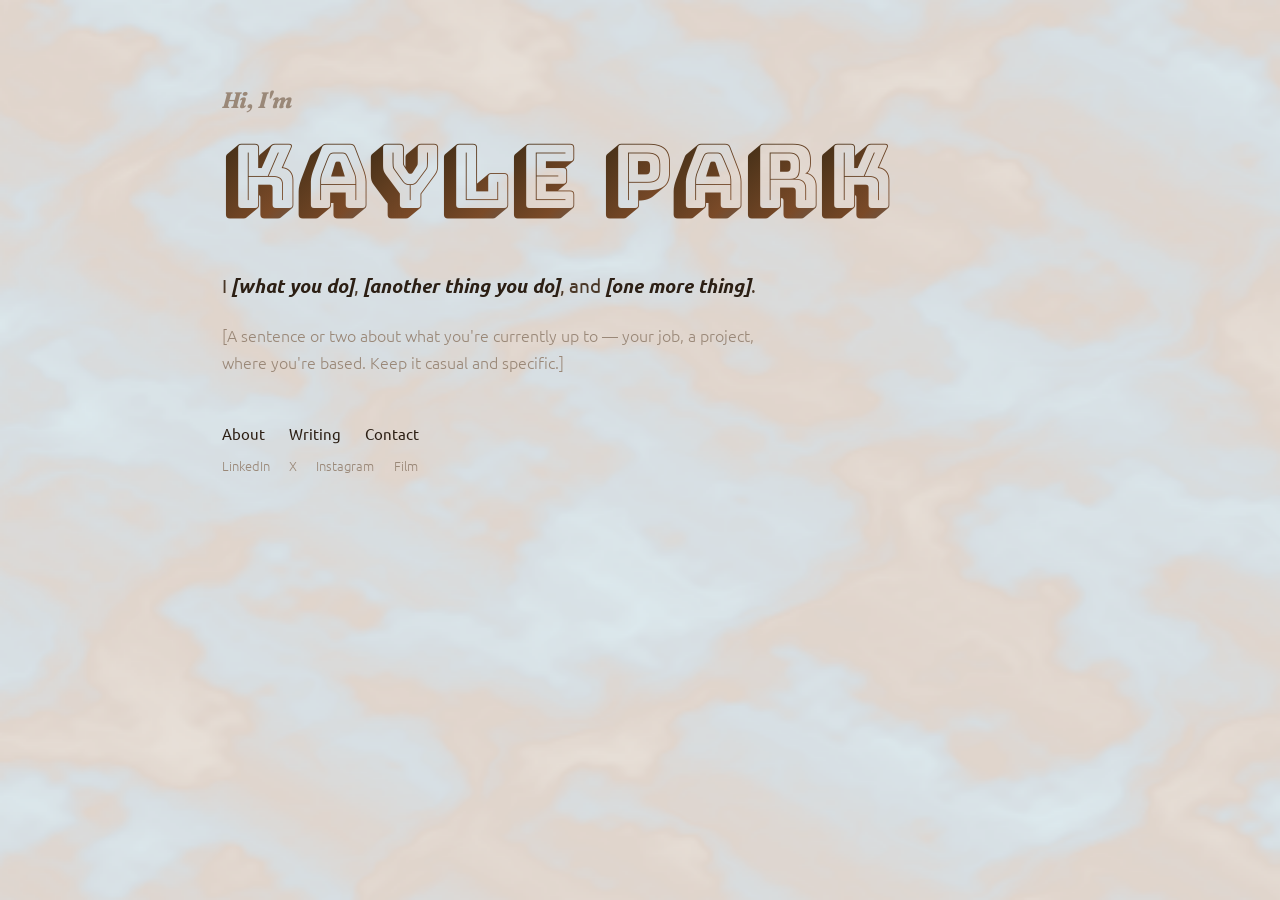
<file: index.html>
<!DOCTYPE html>
<html lang="en">
<head>
  <meta charset="UTF-8" />
  <meta name="viewport" content="width=device-width, initial-scale=1.0" />
  <title>Kayle Park</title>
  <link rel="stylesheet" href="style.css" />
  <link rel="stylesheet" href="https://fonts.googleapis.com/css2?family=Bungee+Shade&family=Fraunces:ital,wght@0,700;0,900;1,700;1,900&display=swap" />
  <style>
    .landing-hero {
      padding: 5rem 2rem 3rem;
      max-width: 900px;
      margin: 0 auto;
      overflow: visible;
    }

    .landing-hero .hi {
      font-family: 'Fraunces', serif;
      font-style: italic;
      font-weight: 700;
      font-size: 1.4rem;
      color: var(--muted);
      margin-bottom: 0.2rem;
    }

    .landing-hero h1 {
      font-family: 'Bungee Shade', sans-serif;
      font-weight: 400;
      font-size: clamp(2.5rem, 7.5vw, 5.5rem);
      line-height: 1.2;
      overflow: visible;
      margin-bottom: 2.5rem;
    }

    .landing-hero h1 span {
      display: inline-block;
      background: linear-gradient(135deg, #3a2a14 0%, #7a4a28 25%, #4a7a9b 50%, #6ab8d8 75%, #7a4a28 100%);
      background-size: 300% 300%;
      -webkit-background-clip: text;
      -webkit-text-fill-color: transparent;
      background-clip: text;
      animation: gradientShift 6s ease-in-out infinite;
    }

    .landing-hero h1 .space {
      width: 0.3em;
    }

    @keyframes gradientShift {
      0% { background-position: 0% 50%; }
      50% { background-position: 100% 50%; }
      100% { background-position: 0% 50%; }
    }

    .landing-hero .intro {
      font-size: 1.2rem;
      line-height: 1.7;
      color: #4a3828;
      max-width: 620px;
      margin-bottom: 1.2rem;
      font-weight: 400;
    }

    .landing-hero .intro em {
      font-style: italic;
      font-weight: 700;
      color: var(--text);
    }

    .landing-hero .current {
      font-size: 1rem;
      line-height: 1.7;
      color: var(--muted);
      max-width: 580px;
      margin-bottom: 0;
      font-weight: 300;
    }

  </style>
</head>
<body>

  <div class="landing-hero">
    <p class="hi">Hi, I'm</p>
    <h1><span style="animation-delay:0s">K</span><span style="animation-delay:0.15s">a</span><span style="animation-delay:0.3s">y</span><span style="animation-delay:0.45s">l</span><span style="animation-delay:0.6s">e</span><span class="space"> </span><span style="animation-delay:0.9s">P</span><span style="animation-delay:1.05s">a</span><span style="animation-delay:1.2s">r</span><span style="animation-delay:1.35s">k</span></h1>

    <p class="intro">
      I <em>[what you do]</em>, <em>[another thing you do]</em>,
      and <em>[one more thing]</em>.
    </p>

    <p class="current">
      [A sentence or two about what you're currently up to — your job, a project,
      where you're based. Keep it casual and specific.]
    </p>
  </div>

  <footer>
    <div class="footer-nav">
      <a href="index.html">About</a>
      <a href="writing.html">Writing</a>
      <a href="contact.html">Contact</a>
    </div>
    <div class="footer-social">
      <a href="https://www.linkedin.com/in/kayle-park-83a236203/" target="_blank">LinkedIn</a>
      <a href="https://x.com/kaylepark31" target="_blank">X</a>
      <a href="https://www.instagram.com/kayle_park" target="_blank">Instagram</a>
      <a href="https://www.instagram.com/kaylesfilm" target="_blank">Film</a>
    </div>
  </footer>

  <canvas id="sand"></canvas>
  <script>
    (function() {
      const canvas = document.getElementById('sand');
      const ctx = canvas.getContext('2d');
      let w, h, time = 0;

      // Simplex-inspired noise
      function noise(x, y, z) {
        const X = Math.floor(x) & 255, Y = Math.floor(y) & 255, Z = Math.floor(z) & 255;
        x -= Math.floor(x); y -= Math.floor(y); z -= Math.floor(z);
        const u = fade(x), v = fade(y), w2 = fade(z);
        const A = (X * 131 + Y * 17 + Z * 7) & 255;
        const B = ((X+1) * 131 + Y * 17 + Z * 7) & 255;
        const C = (X * 131 + (Y+1) * 17 + Z * 7) & 255;
        const D = ((X+1) * 131 + (Y+1) * 17 + Z * 7) & 255;
        const E = (X * 131 + Y * 17 + (Z+1) * 7) & 255;
        const F = ((X+1) * 131 + Y * 17 + (Z+1) * 7) & 255;
        const G = (X * 131 + (Y+1) * 17 + (Z+1) * 7) & 255;
        const H = ((X+1) * 131 + (Y+1) * 17 + (Z+1) * 7) & 255;
        return lerp(w2,
          lerp(v, lerp(u, grad(A,x,y,z), grad(B,x-1,y,z)),
                  lerp(u, grad(C,x,y-1,z), grad(D,x-1,y-1,z))),
          lerp(v, lerp(u, grad(E,x,y,z-1), grad(F,x-1,y,z-1)),
                  lerp(u, grad(G,x,y-1,z-1), grad(H,x-1,y-1,z-1)))
        );
      }
      function fade(t) { return t*t*t*(t*(t*6-15)+10); }
      function lerp(t,a,b) { return a + t*(b-a); }
      function grad(hash,x,y,z) {
        const h = hash & 15;
        const u = h < 8 ? x : y;
        const v = h < 4 ? y : (h===12||h===14 ? x : z);
        return ((h&1)===0 ? u : -u) + ((h&2)===0 ? v : -v);
      }

      function fbm(x, y, z) {
        let val = 0, amp = 0.5;
        for (let i = 0; i < 5; i++) {
          val += amp * noise(x, y, z);
          x *= 2.0; y *= 2.0; z *= 2.0;
          amp *= 0.5;
        }
        return val;
      }

      // Color palette: warm browns to cool blues
      function getColor(n) {
        n = n * 0.5 + 0.5; // normalize to 0-1
        const colors = [
          [235,228,218], // light cream
          [210,190,165], // warm sand
          [160,130,100], // brown
          [122,74,40],   // deep brown
          [74,122,155],  // slate blue
          [106,184,216], // light blue
          [180,212,232], // pale blue
          [235,228,218]  // back to cream
        ];
        const t = n * (colors.length - 1);
        const i = Math.min(Math.floor(t), colors.length - 2);
        const f = t - i;
        return [
          colors[i][0] + f * (colors[i+1][0] - colors[i][0]),
          colors[i][1] + f * (colors[i+1][1] - colors[i][1]),
          colors[i][2] + f * (colors[i+1][2] - colors[i][2])
        ];
      }

      const scale = 3;
      let imgData;

      function resize() {
        w = canvas.width = Math.ceil(window.innerWidth / scale);
        h = canvas.height = Math.ceil(window.innerHeight / scale);
        canvas.style.width = window.innerWidth + 'px';
        canvas.style.height = window.innerHeight + 'px';
        imgData = ctx.createImageData(w, h);
      }

      function draw() {
        time += 0.003;
        const data = imgData.data;
        for (let y2 = 0; y2 < h; y2++) {
          for (let x2 = 0; x2 < w; x2++) {
            const nx = x2 / w * 4;
            const ny = y2 / h * 4;
            const warp = fbm(nx + 1.7, ny + 9.2, time) * 1.5;
            const n = fbm(nx + warp, ny + warp * 0.8, time * 0.7);
            const c = getColor(n);
            const idx = (y2 * w + x2) * 4;
            data[idx] = c[0];
            data[idx+1] = c[1];
            data[idx+2] = c[2];
            data[idx+3] = 50;
          }
        }
        ctx.putImageData(imgData, 0, 0);
        requestAnimationFrame(draw);
      }

      resize();
      draw();
      window.addEventListener('resize', resize);
    })();
  </script>

</body>
</html>
</file>
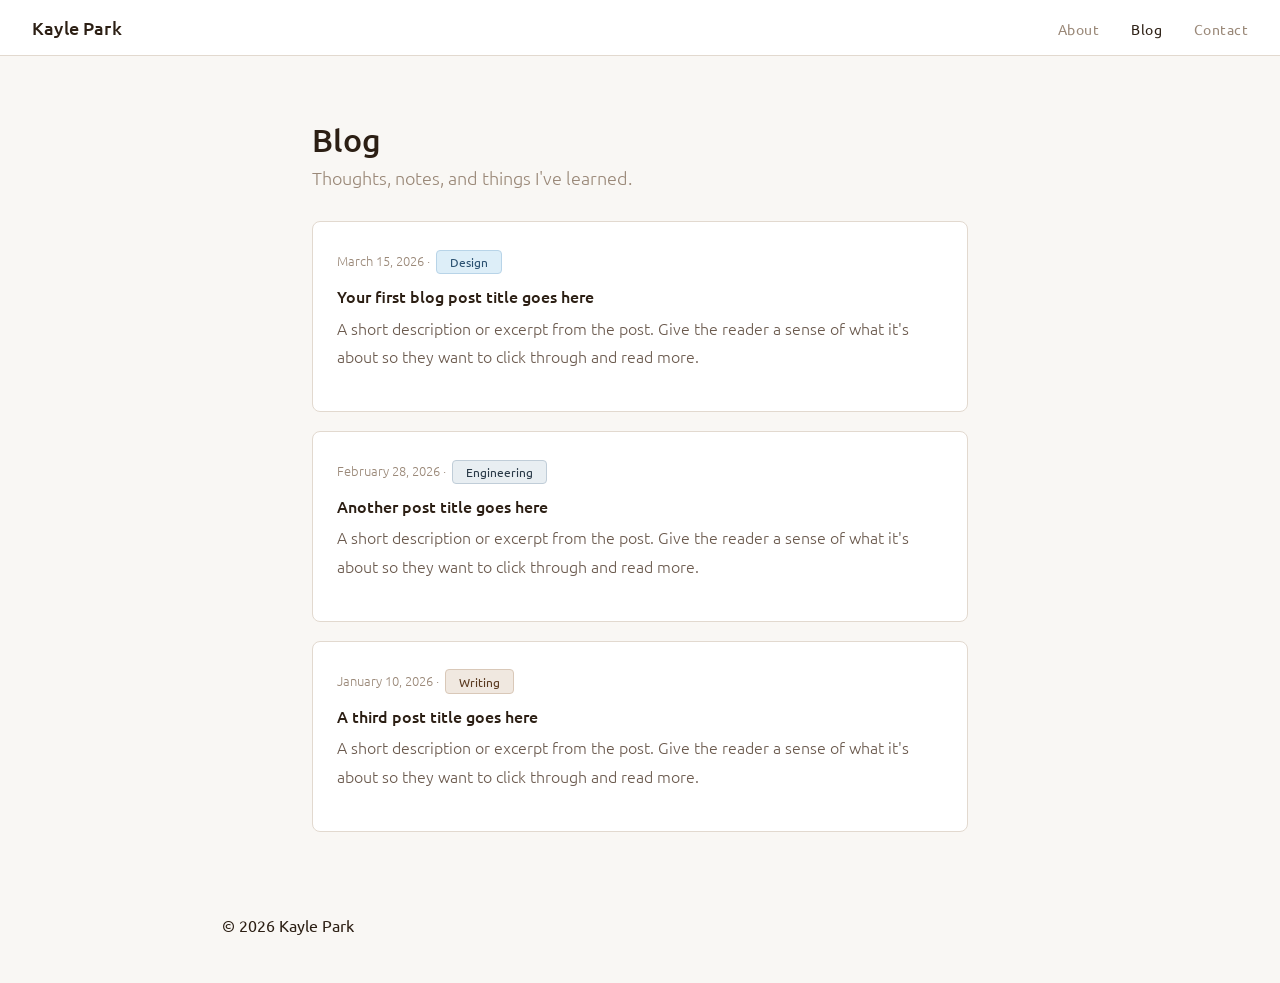
<file: blog.html>
<!DOCTYPE html>
<html lang="en">
<head>
  <meta charset="UTF-8" />
  <meta name="viewport" content="width=device-width, initial-scale=1.0" />
  <title>Blog &middot; Kayle Park</title>
  <link rel="stylesheet" href="style.css" />
</head>
<body>

  <nav>
    <a class="logo" href="index.html">Kayle Park</a>
    <ul>
      <li><a href="index.html">About</a></li>
      <li><a href="blog.html" class="active">Blog</a></li>
      <li><a href="contact.html">Contact</a></li>
    </ul>
  </nav>

  <main>
    <h1>Blog</h1>
    <h2>Thoughts, notes, and things I've learned.</h2>

    <div class="card">
      <div class="meta">March 15, 2026 &middot; <span class="chip chip-blue">Design</span></div>
      <a href="post.html">
        <h3>Your first blog post title goes here</h3>
      </a>
      <p>A short description or excerpt from the post. Give the reader a sense of what it's about so they want to click through and read more.</p>
    </div>

    <div class="card">
      <div class="meta">February 28, 2026 &middot; <span class="chip chip-slate">Engineering</span></div>
      <a href="post.html">
        <h3>Another post title goes here</h3>
      </a>
      <p>A short description or excerpt from the post. Give the reader a sense of what it's about so they want to click through and read more.</p>
    </div>

    <div class="card">
      <div class="meta">January 10, 2026 &middot; <span class="chip chip-brown">Writing</span></div>
      <a href="post.html">
        <h3>A third post title goes here</h3>
      </a>
      <p>A short description or excerpt from the post. Give the reader a sense of what it's about so they want to click through and read more.</p>
    </div>
  </main>

  <footer>&copy; 2026 Kayle Park</footer>

</body>
</html>
</file>
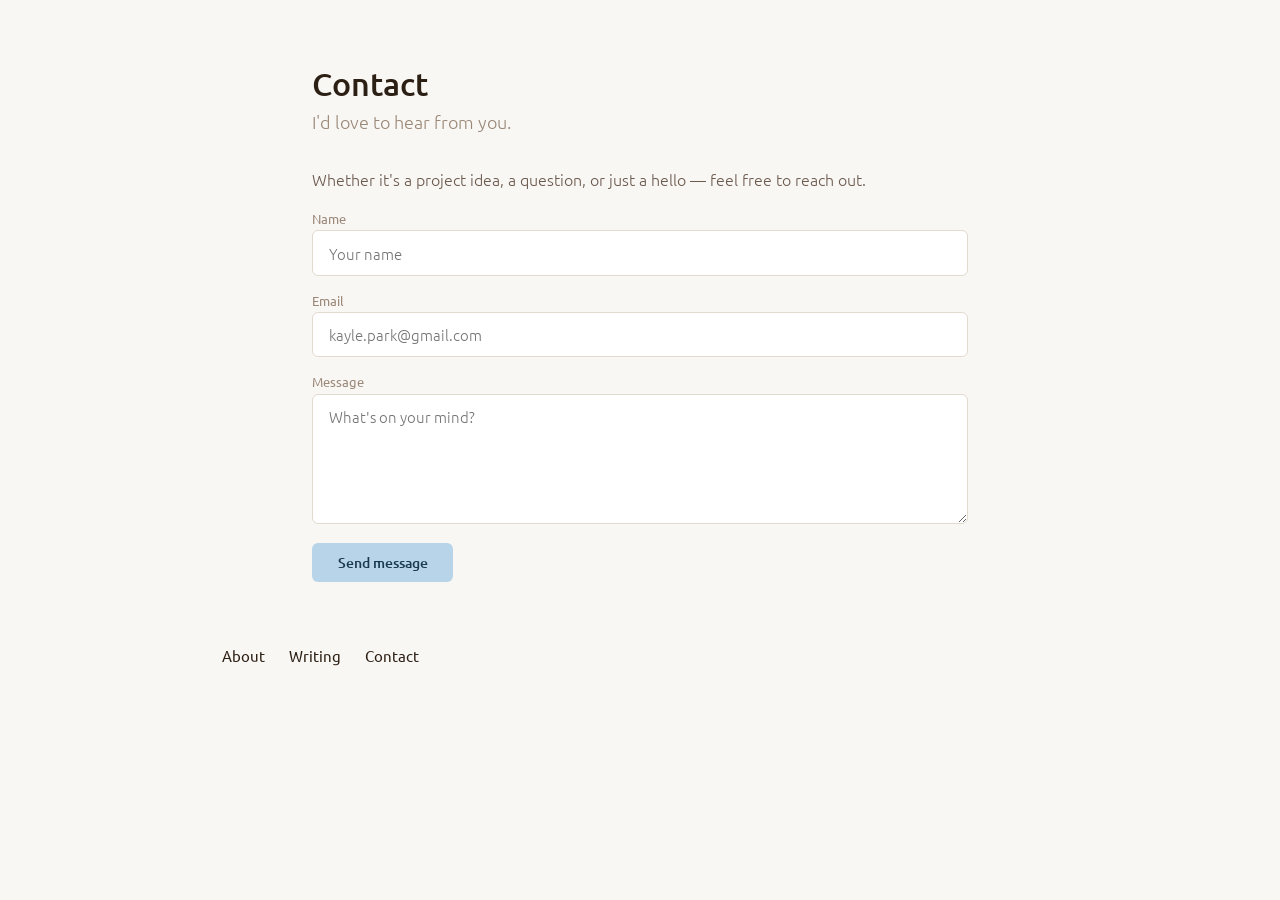
<file: contact.html>
<!DOCTYPE html>
<html lang="en">
<head>
  <meta charset="UTF-8" />
  <meta name="viewport" content="width=device-width, initial-scale=1.0" />
  <title>Contact &middot; Kayle Park</title>
  <link rel="stylesheet" href="style.css" />
</head>
<body>

  <main>
    <h1>Contact</h1>
    <h2>I'd love to hear from you.</h2>

    <p>Whether it's a project idea, a question, or just a hello — feel free to reach out.</p>

    <form action="https://formspree.io/f/your-form-id" method="POST">
      <!-- tip: replace the form action URL with your Formspree ID to activate -->
      <div>
        <label for="name">Name</label>
        <input type="text" id="name" name="name" placeholder="Your name" required />
      </div>
      <div>
        <label for="email">Email</label>
        <input type="email" id="email" name="email" placeholder="kayle.park@gmail.com" required />
      </div>
      <div>
        <label for="message">Message</label>
        <textarea id="message" name="message" placeholder="What's on your mind?" required></textarea>
      </div>
      <button type="submit">Send message</button>
    </form>

  </main>

  <footer>
    <div class="footer-nav">
      <a href="index.html">About</a>
      <a href="writing.html">Writing</a>
      <a href="contact.html">Contact</a>
    </div>
  </footer>

</body>
</html>
</file>
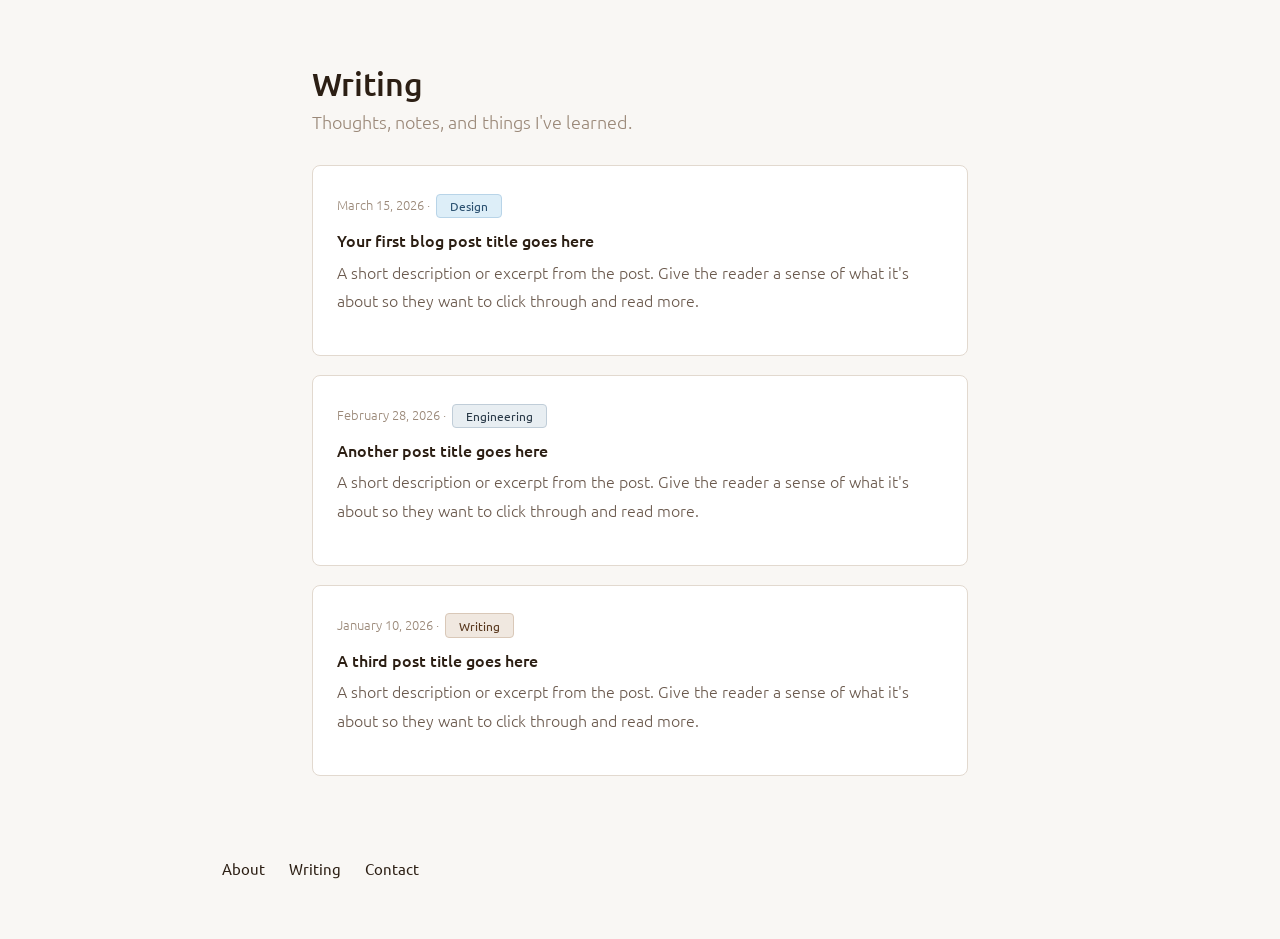
<file: writing.html>
<!DOCTYPE html>
<html lang="en">
<head>
  <meta charset="UTF-8" />
  <meta name="viewport" content="width=device-width, initial-scale=1.0" />
  <title>Writing &middot; Kayle Park</title>
  <link rel="stylesheet" href="style.css" />
</head>
<body>

  <main>
    <h1>Writing</h1>
    <h2>Thoughts, notes, and things I've learned.</h2>

    <div class="card">
      <div class="meta">March 15, 2026 &middot; <span class="chip chip-blue">Design</span></div>
      <a href="post.html">
        <h3>Your first blog post title goes here</h3>
      </a>
      <p>A short description or excerpt from the post. Give the reader a sense of what it's about so they want to click through and read more.</p>
    </div>

    <div class="card">
      <div class="meta">February 28, 2026 &middot; <span class="chip chip-slate">Engineering</span></div>
      <a href="post.html">
        <h3>Another post title goes here</h3>
      </a>
      <p>A short description or excerpt from the post. Give the reader a sense of what it's about so they want to click through and read more.</p>
    </div>

    <div class="card">
      <div class="meta">January 10, 2026 &middot; <span class="chip chip-brown">Writing</span></div>
      <a href="post.html">
        <h3>A third post title goes here</h3>
      </a>
      <p>A short description or excerpt from the post. Give the reader a sense of what it's about so they want to click through and read more.</p>
    </div>
  </main>

  <footer>
    <div class="footer-nav">
      <a href="index.html">About</a>
      <a href="writing.html">Writing</a>
      <a href="contact.html">Contact</a>
    </div>
  </footer>

</body>
</html>
</file>
<file: style.css>
@import url('https://fonts.googleapis.com/css2?family=Ubuntu:wght@300;400;500;700&display=swap');

* {
  margin: 0;
  padding: 0;
  box-sizing: border-box;
}

:root {
  --bg: #f9f7f4;
  --surface: #ffffff;
  --accent: #b8d4e8;
  --text: #2c1f14;
  --muted: #9a8878;
  --border: #e2d9cf;
  --nav-bg: #ffffff;
}

body {
  font-family: 'Ubuntu', sans-serif;
  background: var(--bg);
  color: var(--text);
  min-height: 100vh;
  position: relative;
}

#sand {
  position: fixed;
  top: 0;
  left: 0;
  width: 100%;
  height: 100%;
  pointer-events: none;
  z-index: 0;
}

nav, .landing-hero, .landing-divider, .landing-bottom, main, footer {
  position: relative;
  z-index: 1;
}

/* Nav */
nav {
  background: var(--nav-bg);
  border-bottom: 1px solid var(--border);
  padding: 1rem 2rem;
  display: flex;
  align-items: center;
  justify-content: space-between;
  position: sticky;
  top: 0;
  z-index: 10;
}

nav .logo {
  font-size: 1.1rem;
  font-weight: 500;
  color: var(--text);
  text-decoration: none;
  letter-spacing: 0.01em;
}

nav ul {
  list-style: none;
  display: flex;
  gap: 2rem;
}

nav ul a {
  text-decoration: none;
  color: var(--muted);
  font-size: 0.9rem;
  font-weight: 400;
  letter-spacing: 0.03em;
  transition: color 0.2s;
}

nav ul a:hover,
nav ul a.active {
  color: var(--text);
}

/* Main content */
main {
  max-width: 720px;
  margin: 0 auto;
  padding: 4rem 2rem;
}

h1 {
  font-size: 2rem;
  font-weight: 500;
  margin-bottom: 0.4rem;
  color: var(--text);
}

h2 {
  font-size: 1.1rem;
  font-weight: 300;
  color: var(--muted);
  margin-bottom: 2rem;
}

h3 {
  font-size: 1rem;
  font-weight: 500;
  margin-bottom: 0.4rem;
}

p {
  line-height: 1.8;
  margin-bottom: 1rem;
  color: #6b5a4e;
  font-weight: 300;
}

/* Chip / tag */
.chip {
  display: inline-block;
  padding: 0.2rem 0.8rem;
  border-radius: 4px;
  font-size: 0.78rem;
  font-weight: 400;
  margin: 0.2rem;
  border: 1px solid var(--border);
}

.chip-blue   { background: #ddeef8; color: #2a5070; border-color: #b8d4e8; }
.chip-brown  { background: #f0e8e0; color: #5a3a20; border-color: #d9c8b8; }
.chip-cream  { background: #f7f2eb; color: #6a5030; border-color: #ddd0be; }
.chip-slate  { background: #e8eef2; color: #2a3a48; border-color: #c0cdd8; }
.chip-warm   { background: #f5ede4; color: #7a4a28; border-color: #dfc8b0; }

/* Card */
.card {
  background: var(--surface);
  border: 1px solid var(--border);
  border-radius: 8px;
  padding: 1.5rem;
  margin-bottom: 1.2rem;
  transition: border-color 0.2s;
}

.card:hover {
  border-color: #c8b8a8;
}

.card .meta {
  font-size: 0.8rem;
  color: var(--muted);
  font-weight: 300;
  margin-bottom: 0.5rem;
}

.card a {
  color: inherit;
  text-decoration: none;
}

.card a:hover h3 {
  color: #4a8ab0;
}

/* Divider */
.divider {
  border: none;
  border-top: 1px solid var(--border);
  margin: 2.5rem 0;
}

/* Contact form */
form {
  display: flex;
  flex-direction: column;
  gap: 1rem;
}

form label {
  font-size: 0.82rem;
  font-weight: 400;
  color: var(--muted);
  margin-bottom: 0.2rem;
  display: block;
}

form input,
form textarea {
  width: 100%;
  padding: 0.7rem 1rem;
  border: 1px solid var(--border);
  border-radius: 6px;
  background: var(--surface);
  font-size: 0.95rem;
  font-family: 'Ubuntu', sans-serif;
  font-weight: 300;
  color: var(--text);
  transition: border-color 0.2s;
}

form input:focus,
form textarea:focus {
  outline: none;
  border-color: var(--accent);
}

form textarea {
  resize: vertical;
  min-height: 130px;
}

form button {
  align-self: flex-start;
  background: var(--accent);
  color: #1a3a50;
  border: none;
  border-radius: 6px;
  padding: 0.65rem 1.6rem;
  font-size: 0.9rem;
  font-family: 'Ubuntu', sans-serif;
  font-weight: 500;
  cursor: pointer;
  transition: opacity 0.2s;
}

form button:hover {
  opacity: 0.85;
}

/* Social links */
.social-links {
  display: flex;
  gap: 0.8rem;
  margin-top: 2rem;
  flex-wrap: wrap;
}

.social-links a {
  display: inline-block;
  padding: 0.5rem 1.2rem;
  border-radius: 6px;
  font-size: 0.85rem;
  font-weight: 400;
  text-decoration: none;
  border: 1px solid var(--border);
  color: var(--text);
  background: var(--surface);
  transition: border-color 0.2s, background 0.2s;
}

.social-links a:hover {
  background: #ddeef8;
  border-color: var(--accent);
}

/* Hero avatar placeholder */
.hero {
  display: flex;
  align-items: center;
  gap: 2rem;
  margin-bottom: 2.5rem;
}

.avatar {
  width: 86px;
  height: 86px;
  border-radius: 50%;
  background: linear-gradient(135deg, #ddeef8, #e8ddd0);
  flex-shrink: 0;
}

footer {
  max-width: 900px;
  margin: 0 auto;
  padding: 0 2rem 3rem;
  position: relative;
  z-index: 1;
}

.footer-nav {
  display: flex;
  gap: 1.5rem;
  margin-bottom: 0.8rem;
}

.footer-nav a {
  text-decoration: none;
  color: var(--text);
  font-size: 0.95rem;
  font-weight: 400;
  transition: color 0.2s;
}

.footer-nav a:hover {
  color: #4a7a9b;
}

.footer-social {
  display: flex;
  gap: 1.2rem;
}

.footer-social a {
  text-decoration: none;
  color: var(--muted);
  font-size: 0.8rem;
  font-weight: 300;
  transition: color 0.2s;
}

.footer-social a:hover {
  color: var(--text);
}
</file>
